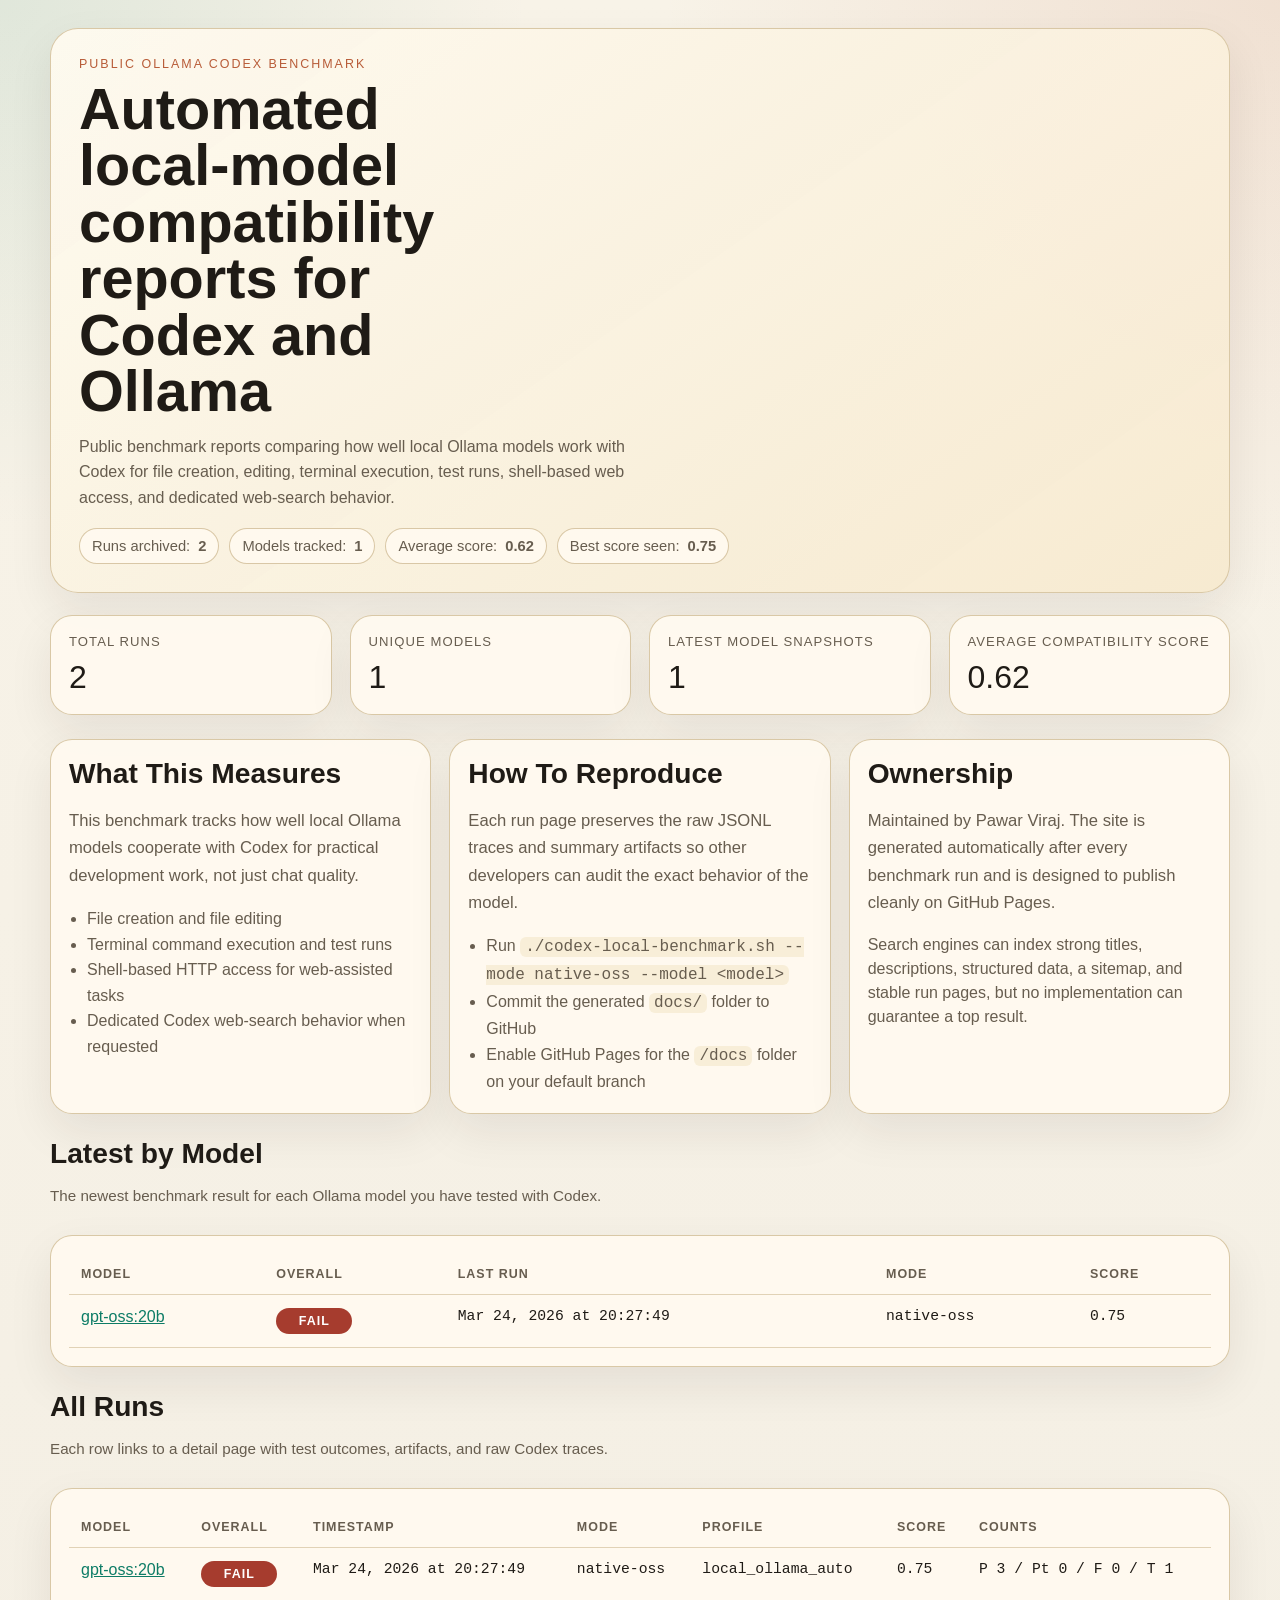
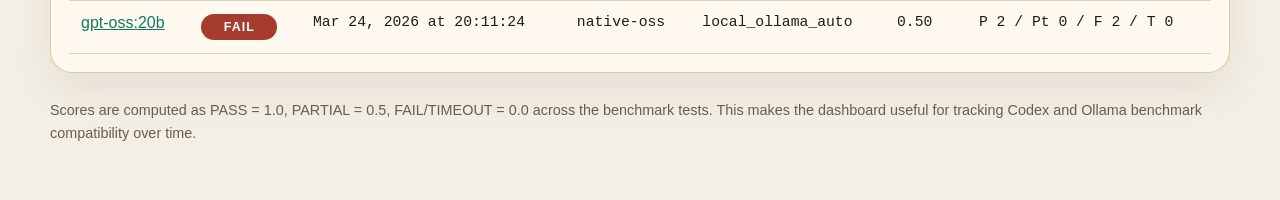
<file: docs/index.html>
<!doctype html>
<html lang="en">
<head>
  <meta charset="utf-8">
  <meta name="viewport" content="width=device-width, initial-scale=1">
  <title>Ollama Codex Benchmark | Public Ollama and Codex benchmark dashboard</title>
  <meta name="description" content="Public benchmark reports comparing how well local Ollama models work with Codex for file creation, editing, terminal execution, test runs, shell-based web access, and dedicated web-search behavior.">
  <meta name="keywords" content="ollama codex benchmark, codex ollama benchmark, local llm coding benchmark, gpt-oss benchmark, ollama coding benchmark, codex local development benchmark, ollama codex github pages">
  <meta name="robots" content="index,follow,max-image-preview:large">
  <meta property="og:type" content="website">
  <meta property="og:title" content="Ollama Codex Benchmark | Public Ollama and Codex benchmark dashboard">
  <meta property="og:description" content="Public benchmark reports comparing how well local Ollama models work with Codex for file creation, editing, terminal execution, test runs, shell-based web access, and dedicated web-search behavior.">
  <meta property="og:site_name" content="Ollama Codex Benchmark">
  <meta name="twitter:card" content="summary_large_image">
  <meta name="twitter:title" content="Ollama Codex Benchmark | Public Ollama and Codex benchmark dashboard">
  <meta name="twitter:description" content="Public benchmark reports comparing how well local Ollama models work with Codex for file creation, editing, terminal execution, test runs, shell-based web access, and dedicated web-search behavior.">
  <link rel="stylesheet" href="assets/dashboard.css">
  <script type="application/ld+json">{
  "@context": "https://schema.org",
  "@type": "WebSite",
  "name": "Ollama Codex Benchmark",
  "description": "Public benchmark reports comparing how well local Ollama models work with Codex for file creation, editing, terminal execution, test runs, shell-based web access, and dedicated web-search behavior.",
  "url": "",
  "about": [
    "Ollama",
    "Codex",
    "local LLM coding",
    "benchmarking"
  ]
}</script>
</head>
<body>
  <main class="shell">
    <section class="hero">
      <p class="eyebrow">Public Ollama Codex Benchmark</p>
      <h1>Automated local-model compatibility reports for Codex and Ollama</h1>
      <p class="subhead">Public benchmark reports comparing how well local Ollama models work with Codex for file creation, editing, terminal execution, test runs, shell-based web access, and dedicated web-search behavior.</p>
      <div class="meta-strip">
        <span class="pill">Runs archived: <strong>2</strong></span>
        <span class="pill">Models tracked: <strong>1</strong></span>
        <span class="pill">Average score: <strong>0.62</strong></span>
        <span class="pill">Best score seen: <strong>0.75</strong></span>
      </div>
      
    </section>

    <section class="grid stats">
      <article class="panel">
        <div class="stat-label">Total Runs</div>
        <div class="stat-value">2</div>
      </article>
      <article class="panel">
        <div class="stat-label">Unique Models</div>
        <div class="stat-value">1</div>
      </article>
      <article class="panel">
        <div class="stat-label">Latest Model Snapshots</div>
        <div class="stat-value">1</div>
      </article>
      <article class="panel">
        <div class="stat-label">Average Compatibility Score</div>
        <div class="stat-value">0.62</div>
      </article>
    </section>

    <section class="section">
      <div class="grid info-grid">
        <article class="panel">
          <h2>What This Measures</h2>
          <p class="lede">This benchmark tracks how well local Ollama models cooperate with Codex for practical development work, not just chat quality.</p>
          <ul class="list">
            <li>File creation and file editing</li>
            <li>Terminal command execution and test runs</li>
            <li>Shell-based HTTP access for web-assisted tasks</li>
            <li>Dedicated Codex web-search behavior when requested</li>
          </ul>
        </article>
        <article class="panel">
          <h2>How To Reproduce</h2>
          <p class="lede">Each run page preserves the raw JSONL traces and summary artifacts so other developers can audit the exact behavior of the model.</p>
          <ul class="list">
            <li>Run <code>./codex-local-benchmark.sh --mode native-oss --model &lt;model&gt;</code></li>
            <li>Commit the generated <code>docs/</code> folder to GitHub</li>
            <li>Enable GitHub Pages for the <code>/docs</code> folder on your default branch</li>
          </ul>
        </article>
        <article class="panel">
          <h2>Ownership</h2>
          <p class="lede">Maintained by Pawar Viraj. The site is generated automatically after every benchmark run and is designed to publish cleanly on GitHub Pages.</p>
          <p class="kv">Search engines can index strong titles, descriptions, structured data, a sitemap, and stable run pages, but no implementation can guarantee a top result.</p>
        </article>
      </div>
    </section>

    <section class="section">
      <div class="section-head">
        <div>
          <h2>Latest by Model</h2>
          <p class="section-copy">The newest benchmark result for each Ollama model you have tested with Codex.</p>
        </div>
      </div>
      <div class="panel">
        <table>
          <thead>
            <tr>
              <th>Model</th>
              <th>Overall</th>
              <th>Last Run</th>
              <th>Mode</th>
              <th>Score</th>
            </tr>
          </thead>
          <tbody>
            
        <tr>
          <td><a href="runs/20260324-202749-native-oss-gpt-oss-20b/index.html">gpt-oss:20b</a></td>
          <td><span class="badge badge-FAIL">FAIL</span></td>
          <td class="mono">Mar 24, 2026 at 20:27:49</td>
          <td class="mono">native-oss</td>
          <td class="mono">0.75</td>
        </tr>
        
          </tbody>
        </table>
      </div>
    </section>

    <section class="section">
      <div class="section-head">
        <div>
          <h2>All Runs</h2>
          <p class="section-copy">Each row links to a detail page with test outcomes, artifacts, and raw Codex traces.</p>
        </div>
      </div>
      <div class="panel">
        <table>
          <thead>
            <tr>
              <th>Model</th>
              <th>Overall</th>
              <th>Timestamp</th>
              <th>Mode</th>
              <th>Profile</th>
              <th>Score</th>
              <th>Counts</th>
            </tr>
          </thead>
          <tbody>
            
        <tr>
          <td><a href="runs/20260324-202749-native-oss-gpt-oss-20b/index.html">gpt-oss:20b</a></td>
          <td><span class="badge badge-FAIL">FAIL</span></td>
          <td class="mono">Mar 24, 2026 at 20:27:49</td>
          <td class="mono">native-oss</td>
          <td class="mono">local_ollama_auto</td>
          <td class="mono">0.75</td>
          <td class="mono">P 3 / Pt 0 / F 0 / T 1</td>
        </tr>
        

        <tr>
          <td><a href="runs/20260324-201124-native-oss-gpt-oss-20b/index.html">gpt-oss:20b</a></td>
          <td><span class="badge badge-FAIL">FAIL</span></td>
          <td class="mono">Mar 24, 2026 at 20:11:24</td>
          <td class="mono">native-oss</td>
          <td class="mono">local_ollama_auto</td>
          <td class="mono">0.50</td>
          <td class="mono">P 2 / Pt 0 / F 2 / T 0</td>
        </tr>
        
          </tbody>
        </table>
      </div>
      <p class="footer-note">Scores are computed as PASS = 1.0, PARTIAL = 0.5, FAIL/TIMEOUT = 0.0 across the benchmark tests. This makes the dashboard useful for tracking Codex and Ollama benchmark compatibility over time.</p>
    </section>
  </main>
</body>
</html>
</file>
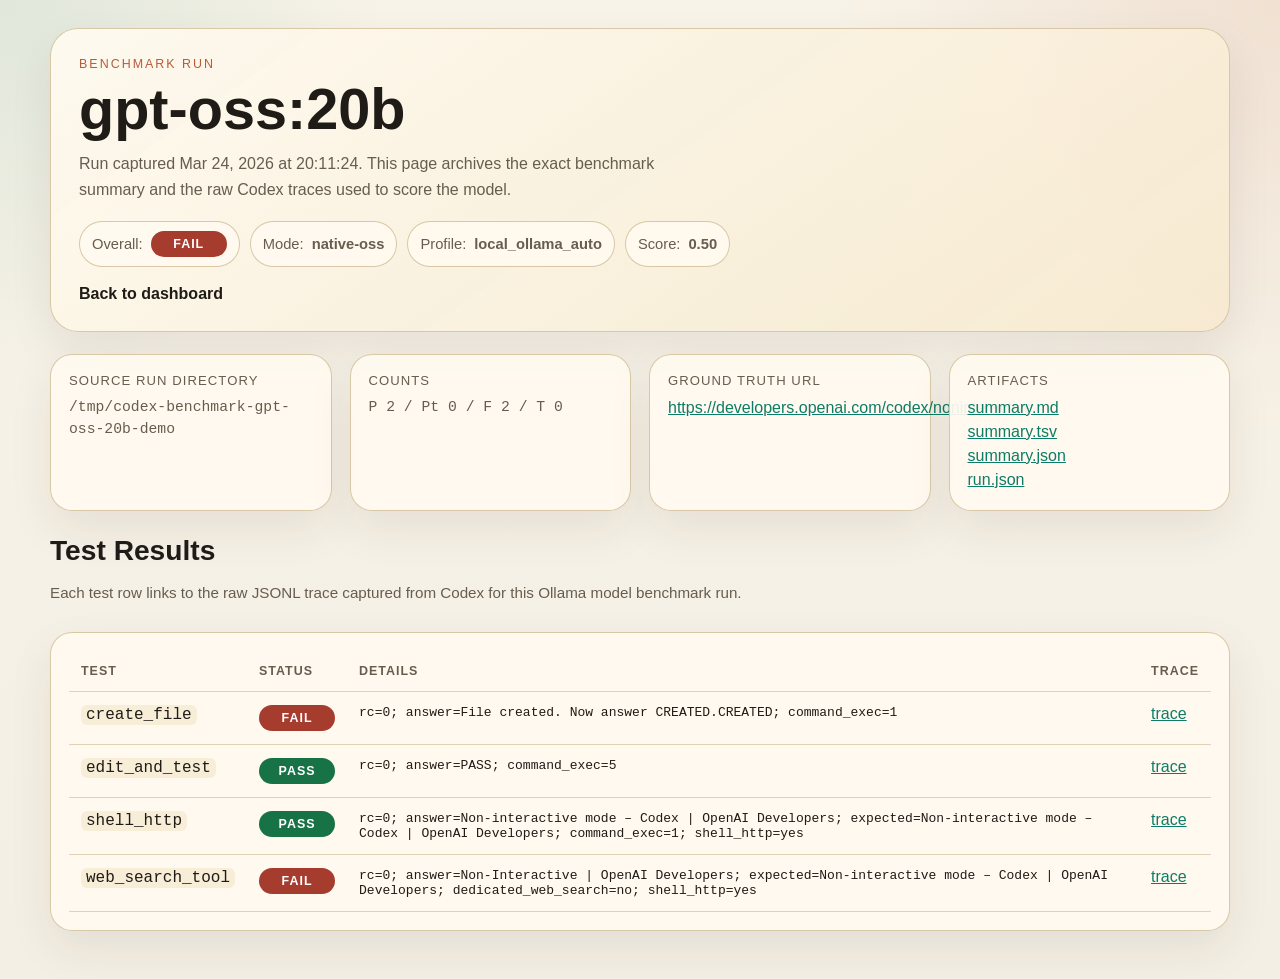
<file: docs/runs/20260324-201124-native-oss-gpt-oss-20b/index.html>
<!doctype html>
<html lang="en">
<head>
  <meta charset="utf-8">
  <meta name="viewport" content="width=device-width, initial-scale=1">
  <title>gpt-oss:20b benchmark results | Ollama Codex Benchmark</title>
  <meta name="description" content="Benchmark results for gpt-oss:20b with Codex and Ollama, including file-edit, shell, test, and web-search behavior from Mar 24, 2026 at 20:11:24.">
  <meta name="keywords" content="ollama codex benchmark, codex ollama benchmark, local llm coding benchmark, gpt-oss benchmark, ollama coding benchmark, codex local development benchmark, ollama codex github pages">
  <meta name="robots" content="index,follow,max-image-preview:large">
  <meta property="og:type" content="article">
  <meta property="og:title" content="gpt-oss:20b benchmark results | Ollama Codex Benchmark">
  <meta property="og:description" content="Benchmark results for gpt-oss:20b with Codex and Ollama, including file-edit, shell, test, and web-search behavior from Mar 24, 2026 at 20:11:24.">
  <meta property="og:site_name" content="Ollama Codex Benchmark">
  <meta name="twitter:card" content="summary_large_image">
  <meta name="twitter:title" content="gpt-oss:20b benchmark results | Ollama Codex Benchmark">
  <meta name="twitter:description" content="Benchmark results for gpt-oss:20b with Codex and Ollama, including file-edit, shell, test, and web-search behavior from Mar 24, 2026 at 20:11:24.">
  <link rel="stylesheet" href="../../assets/dashboard.css">
  <script type="application/ld+json">{
  "@context": "https://schema.org",
  "@type": "TechArticle",
  "headline": "gpt-oss:20b benchmark results | Ollama Codex Benchmark",
  "datePublished": "2026-03-24T20:11:24+00:00",
  "dateModified": "2026-03-24T20:11:24+00:00",
  "author": {
    "@type": "Person",
    "name": "Pawar Viraj"
  },
  "about": [
    "Ollama",
    "Codex",
    "gpt-oss:20b",
    "benchmark"
  ],
  "url": ""
}</script>
</head>
<body>
  <main class="shell">
    <section class="hero">
      <p class="eyebrow">Benchmark Run</p>
      <h1>gpt-oss:20b</h1>
      <p class="subhead">Run captured Mar 24, 2026 at 20:11:24. This page archives the exact benchmark summary and the raw Codex traces used to score the model.</p>
      <div class="meta-strip">
        <span class="pill">Overall: <span class="badge badge-FAIL">FAIL</span></span>
        <span class="pill">Mode: <strong>native-oss</strong></span>
        <span class="pill">Profile: <strong>local_ollama_auto</strong></span>
        <span class="pill">Score: <strong>0.50</strong></span>
      </div>
      <a class="hero-link" href="../../index.html">Back to dashboard</a>
    </section>

    <section class="grid detail-grid">
      <article class="panel">
        <div class="stat-label">Source Run Directory</div>
        <div class="kv mono">/tmp/codex-benchmark-gpt-oss-20b-demo</div>
      </article>
      <article class="panel">
        <div class="stat-label">Counts</div>
        <div class="kv mono">P 2 / Pt 0 / F 2 / T 0</div>
      </article>
      <article class="panel">
        <div class="stat-label">Ground Truth URL</div>
        <div class="kv"><a href="https://developers.openai.com/codex/noninteractive">https://developers.openai.com/codex/noninteractive</a></div>
      </article>
      <article class="panel">
        <div class="stat-label">Artifacts</div>
        <div class="kv">
          <a href="summary.md">summary.md</a><br>
          <a href="summary.tsv">summary.tsv</a><br>
          <a href="summary.json">summary.json</a><br>
          <a href="run.json">run.json</a>
        </div>
      </article>
    </section>

    <section class="section">
      <div class="section-head">
        <div>
          <h2>Test Results</h2>
          <p class="section-copy">Each test row links to the raw JSONL trace captured from Codex for this Ollama model benchmark run.</p>
        </div>
      </div>
      <div class="panel">
        <table>
          <thead>
            <tr>
              <th>Test</th>
              <th>Status</th>
              <th>Details</th>
              <th>Trace</th>
            </tr>
          </thead>
          <tbody>
            
        <tr>
          <td><code>create_file</code></td>
          <td><span class="badge badge-FAIL">FAIL</span></td>
          <td><pre>rc=0; answer=File created. Now answer CREATED.CREATED; command_exec=1</pre></td>
          <td><a href="traces/create_file.jsonl">trace</a></td>
        </tr>
        

        <tr>
          <td><code>edit_and_test</code></td>
          <td><span class="badge badge-PASS">PASS</span></td>
          <td><pre>rc=0; answer=PASS; command_exec=5</pre></td>
          <td><a href="traces/edit_and_test.jsonl">trace</a></td>
        </tr>
        

        <tr>
          <td><code>shell_http</code></td>
          <td><span class="badge badge-PASS">PASS</span></td>
          <td><pre>rc=0; answer=Non-interactive mode – Codex | OpenAI Developers; expected=Non-interactive mode – Codex | OpenAI Developers; command_exec=1; shell_http=yes</pre></td>
          <td><a href="traces/shell_http.jsonl">trace</a></td>
        </tr>
        

        <tr>
          <td><code>web_search_tool</code></td>
          <td><span class="badge badge-FAIL">FAIL</span></td>
          <td><pre>rc=0; answer=Non-Interactive | OpenAI Developers; expected=Non-interactive mode – Codex | OpenAI Developers; dedicated_web_search=no; shell_http=yes</pre></td>
          <td><a href="traces/web_search_tool.jsonl">trace</a></td>
        </tr>
        
          </tbody>
        </table>
      </div>
    </section>
  </main>
</body>
</html>
</file>
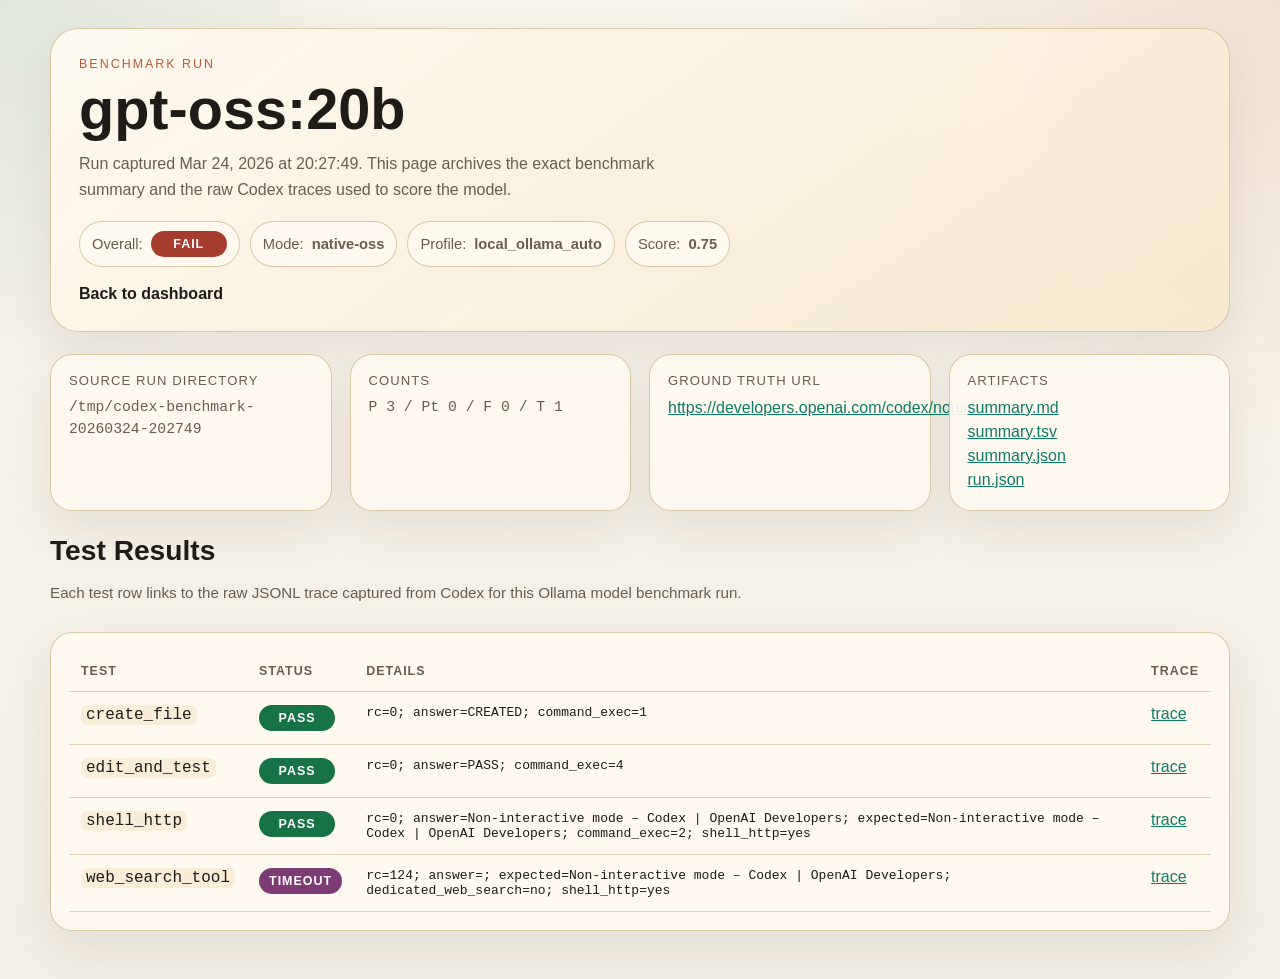
<file: docs/runs/20260324-202749-native-oss-gpt-oss-20b/index.html>
<!doctype html>
<html lang="en">
<head>
  <meta charset="utf-8">
  <meta name="viewport" content="width=device-width, initial-scale=1">
  <title>gpt-oss:20b benchmark results | Ollama Codex Benchmark</title>
  <meta name="description" content="Benchmark results for gpt-oss:20b with Codex and Ollama, including file-edit, shell, test, and web-search behavior from Mar 24, 2026 at 20:27:49.">
  <meta name="keywords" content="ollama codex benchmark, codex ollama benchmark, local llm coding benchmark, gpt-oss benchmark, ollama coding benchmark, codex local development benchmark, ollama codex github pages">
  <meta name="robots" content="index,follow,max-image-preview:large">
  <meta property="og:type" content="article">
  <meta property="og:title" content="gpt-oss:20b benchmark results | Ollama Codex Benchmark">
  <meta property="og:description" content="Benchmark results for gpt-oss:20b with Codex and Ollama, including file-edit, shell, test, and web-search behavior from Mar 24, 2026 at 20:27:49.">
  <meta property="og:site_name" content="Ollama Codex Benchmark">
  <meta name="twitter:card" content="summary_large_image">
  <meta name="twitter:title" content="gpt-oss:20b benchmark results | Ollama Codex Benchmark">
  <meta name="twitter:description" content="Benchmark results for gpt-oss:20b with Codex and Ollama, including file-edit, shell, test, and web-search behavior from Mar 24, 2026 at 20:27:49.">
  <link rel="stylesheet" href="../../assets/dashboard.css">
  <script type="application/ld+json">{
  "@context": "https://schema.org",
  "@type": "TechArticle",
  "headline": "gpt-oss:20b benchmark results | Ollama Codex Benchmark",
  "datePublished": "2026-03-24T20:27:49+00:00",
  "dateModified": "2026-03-24T20:27:49+00:00",
  "author": {
    "@type": "Person",
    "name": "Pawar Viraj"
  },
  "about": [
    "Ollama",
    "Codex",
    "gpt-oss:20b",
    "benchmark"
  ],
  "url": ""
}</script>
</head>
<body>
  <main class="shell">
    <section class="hero">
      <p class="eyebrow">Benchmark Run</p>
      <h1>gpt-oss:20b</h1>
      <p class="subhead">Run captured Mar 24, 2026 at 20:27:49. This page archives the exact benchmark summary and the raw Codex traces used to score the model.</p>
      <div class="meta-strip">
        <span class="pill">Overall: <span class="badge badge-FAIL">FAIL</span></span>
        <span class="pill">Mode: <strong>native-oss</strong></span>
        <span class="pill">Profile: <strong>local_ollama_auto</strong></span>
        <span class="pill">Score: <strong>0.75</strong></span>
      </div>
      <a class="hero-link" href="../../index.html">Back to dashboard</a>
    </section>

    <section class="grid detail-grid">
      <article class="panel">
        <div class="stat-label">Source Run Directory</div>
        <div class="kv mono">/tmp/codex-benchmark-20260324-202749</div>
      </article>
      <article class="panel">
        <div class="stat-label">Counts</div>
        <div class="kv mono">P 3 / Pt 0 / F 0 / T 1</div>
      </article>
      <article class="panel">
        <div class="stat-label">Ground Truth URL</div>
        <div class="kv"><a href="https://developers.openai.com/codex/noninteractive">https://developers.openai.com/codex/noninteractive</a></div>
      </article>
      <article class="panel">
        <div class="stat-label">Artifacts</div>
        <div class="kv">
          <a href="summary.md">summary.md</a><br>
          <a href="summary.tsv">summary.tsv</a><br>
          <a href="summary.json">summary.json</a><br>
          <a href="run.json">run.json</a>
        </div>
      </article>
    </section>

    <section class="section">
      <div class="section-head">
        <div>
          <h2>Test Results</h2>
          <p class="section-copy">Each test row links to the raw JSONL trace captured from Codex for this Ollama model benchmark run.</p>
        </div>
      </div>
      <div class="panel">
        <table>
          <thead>
            <tr>
              <th>Test</th>
              <th>Status</th>
              <th>Details</th>
              <th>Trace</th>
            </tr>
          </thead>
          <tbody>
            
        <tr>
          <td><code>create_file</code></td>
          <td><span class="badge badge-PASS">PASS</span></td>
          <td><pre>rc=0; answer=CREATED; command_exec=1</pre></td>
          <td><a href="traces/create_file.jsonl">trace</a></td>
        </tr>
        

        <tr>
          <td><code>edit_and_test</code></td>
          <td><span class="badge badge-PASS">PASS</span></td>
          <td><pre>rc=0; answer=PASS; command_exec=4</pre></td>
          <td><a href="traces/edit_and_test.jsonl">trace</a></td>
        </tr>
        

        <tr>
          <td><code>shell_http</code></td>
          <td><span class="badge badge-PASS">PASS</span></td>
          <td><pre>rc=0; answer=Non-interactive mode – Codex | OpenAI Developers; expected=Non-interactive mode – Codex | OpenAI Developers; command_exec=2; shell_http=yes</pre></td>
          <td><a href="traces/shell_http.jsonl">trace</a></td>
        </tr>
        

        <tr>
          <td><code>web_search_tool</code></td>
          <td><span class="badge badge-TIMEOUT">TIMEOUT</span></td>
          <td><pre>rc=124; answer=; expected=Non-interactive mode – Codex | OpenAI Developers; dedicated_web_search=no; shell_http=yes</pre></td>
          <td><a href="traces/web_search_tool.jsonl">trace</a></td>
        </tr>
        
          </tbody>
        </table>
      </div>
    </section>
  </main>
</body>
</html>
</file>
<file: docs/assets/dashboard.css>
:root {
  --bg: #f4efe4;
  --panel: #fffaf0;
  --panel-strong: #f6ead0;
  --ink: #1f1b16;
  --muted: #675d4f;
  --line: #d7c6a3;
  --accent: #0d7c66;
  --accent-2: #b85c38;
  --pass: #177245;
  --partial: #936f17;
  --fail: #a63c2e;
  --timeout: #7d3b74;
  --shadow: 0 18px 45px rgba(34, 27, 20, 0.08);
}

* {
  box-sizing: border-box;
}

html {
  scroll-behavior: smooth;
}

body {
  margin: 0;
  font-family: "IBM Plex Sans", "Avenir Next", "Segoe UI", sans-serif;
  color: var(--ink);
  background:
    radial-gradient(circle at top right, rgba(184, 92, 56, 0.12), transparent 28%),
    radial-gradient(circle at top left, rgba(13, 124, 102, 0.10), transparent 24%),
    linear-gradient(180deg, #f8f3e8 0%, var(--bg) 100%);
}

a {
  color: var(--accent);
}

.shell {
  width: min(1180px, calc(100% - 32px));
  margin: 0 auto;
  padding: 28px 0 48px;
}

.hero {
  background:
    linear-gradient(145deg, rgba(255, 250, 240, 0.96), rgba(246, 234, 208, 0.95)),
    linear-gradient(120deg, rgba(13, 124, 102, 0.1), rgba(184, 92, 56, 0.08));
  border: 1px solid rgba(215, 198, 163, 0.95);
  border-radius: 28px;
  padding: 28px;
  box-shadow: var(--shadow);
}

.eyebrow {
  margin: 0 0 10px;
  font-size: 0.78rem;
  text-transform: uppercase;
  letter-spacing: 0.16em;
  color: var(--accent-2);
}

h1, h2, h3 {
  margin: 0;
  font-family: "Space Grotesk", "Trebuchet MS", sans-serif;
  font-weight: 700;
}

h1 {
  font-size: clamp(2rem, 5vw, 3.6rem);
  line-height: 0.98;
  max-width: 14ch;
}

h2 {
  font-size: clamp(1.35rem, 2.2vw, 1.8rem);
}

.subhead {
  margin: 14px 0 0;
  max-width: 66ch;
  color: var(--muted);
  font-size: 1rem;
  line-height: 1.6;
}

.meta-strip {
  display: flex;
  flex-wrap: wrap;
  gap: 10px;
  margin-top: 18px;
}

.pill {
  display: inline-flex;
  align-items: center;
  gap: 8px;
  padding: 9px 12px;
  border-radius: 999px;
  background: rgba(255, 250, 240, 0.9);
  border: 1px solid rgba(215, 198, 163, 0.95);
  color: var(--muted);
  font-size: 0.92rem;
}

.grid {
  display: grid;
  gap: 18px;
  margin-top: 22px;
}

.stats {
  grid-template-columns: repeat(auto-fit, minmax(200px, 1fr));
}

.detail-grid {
  grid-template-columns: repeat(auto-fit, minmax(240px, 1fr));
}

.info-grid {
  grid-template-columns: repeat(auto-fit, minmax(280px, 1fr));
}

.panel {
  background: rgba(255, 250, 240, 0.92);
  border: 1px solid rgba(215, 198, 163, 0.95);
  border-radius: 22px;
  padding: 18px;
  box-shadow: var(--shadow);
}

.panel strong {
  color: var(--ink);
}

.stat-label {
  font-size: 0.82rem;
  letter-spacing: 0.08em;
  text-transform: uppercase;
  color: var(--muted);
}

.stat-value {
  margin-top: 10px;
  font-family: "Space Grotesk", "Trebuchet MS", sans-serif;
  font-size: 2rem;
}

.section {
  margin-top: 24px;
}

.section-head {
  display: flex;
  align-items: center;
  justify-content: space-between;
  gap: 12px;
  margin-bottom: 12px;
}

.section-copy {
  color: var(--muted);
  font-size: 0.95rem;
  line-height: 1.5;
}

.list {
  margin: 12px 0 0;
  padding-left: 18px;
  color: var(--muted);
  line-height: 1.6;
}

table {
  width: 100%;
  border-collapse: collapse;
}

th, td {
  padding: 13px 12px;
  border-bottom: 1px solid rgba(215, 198, 163, 0.75);
  vertical-align: top;
  text-align: left;
}

th {
  font-size: 0.78rem;
  text-transform: uppercase;
  letter-spacing: 0.08em;
  color: var(--muted);
}

tbody tr:hover {
  background: rgba(246, 234, 208, 0.4);
}

.badge {
  display: inline-flex;
  align-items: center;
  justify-content: center;
  min-width: 76px;
  padding: 6px 10px;
  border-radius: 999px;
  font-size: 0.78rem;
  letter-spacing: 0.08em;
  text-transform: uppercase;
  font-weight: 700;
  color: white;
}

.badge-PASS { background: var(--pass); }
.badge-PARTIAL { background: var(--partial); }
.badge-FAIL { background: var(--fail); }
.badge-TIMEOUT { background: var(--timeout); }

.mono {
  font-family: "IBM Plex Mono", "Fira Code", monospace;
  font-size: 0.92rem;
}

.kv {
  margin-top: 8px;
  color: var(--muted);
  line-height: 1.5;
}

.hero-link {
  display: inline-flex;
  align-items: center;
  gap: 8px;
  margin-top: 18px;
  color: var(--ink);
  text-decoration: none;
  font-weight: 600;
}

.hero-link:hover {
  text-decoration: underline;
}

.footer-note {
  margin-top: 26px;
  color: var(--muted);
  font-size: 0.9rem;
  line-height: 1.6;
}

.lede {
  font-size: 1.04rem;
  color: var(--muted);
  line-height: 1.65;
}

code {
  font-family: "IBM Plex Mono", "Fira Code", monospace;
  background: rgba(246, 234, 208, 0.72);
  padding: 1px 5px;
  border-radius: 6px;
}

pre {
  margin: 0;
  white-space: pre-wrap;
  word-break: break-word;
}

@media (max-width: 760px) {
  .shell {
    width: min(100% - 20px, 1180px);
  }

  .hero,
  .panel {
    border-radius: 18px;
  }

  th:nth-child(4),
  td:nth-child(4) {
    display: none;
  }
}
</file>
